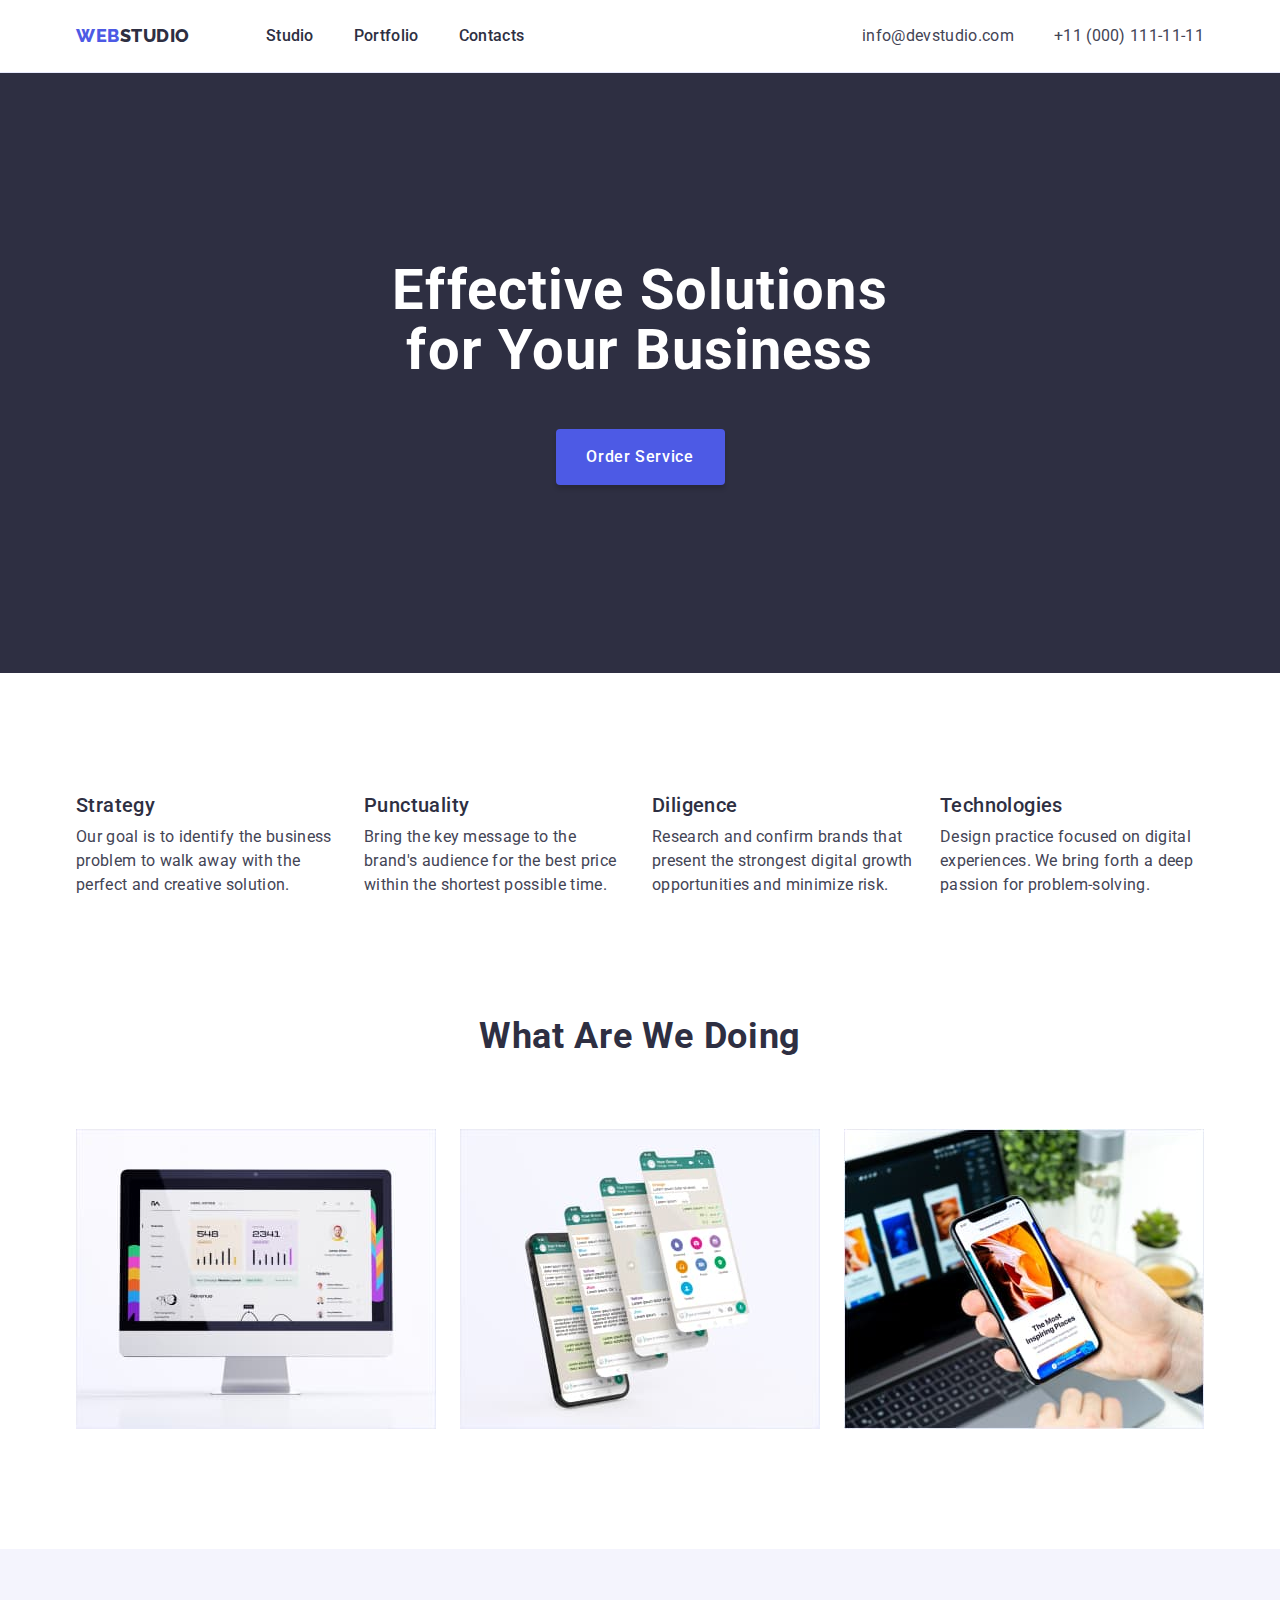
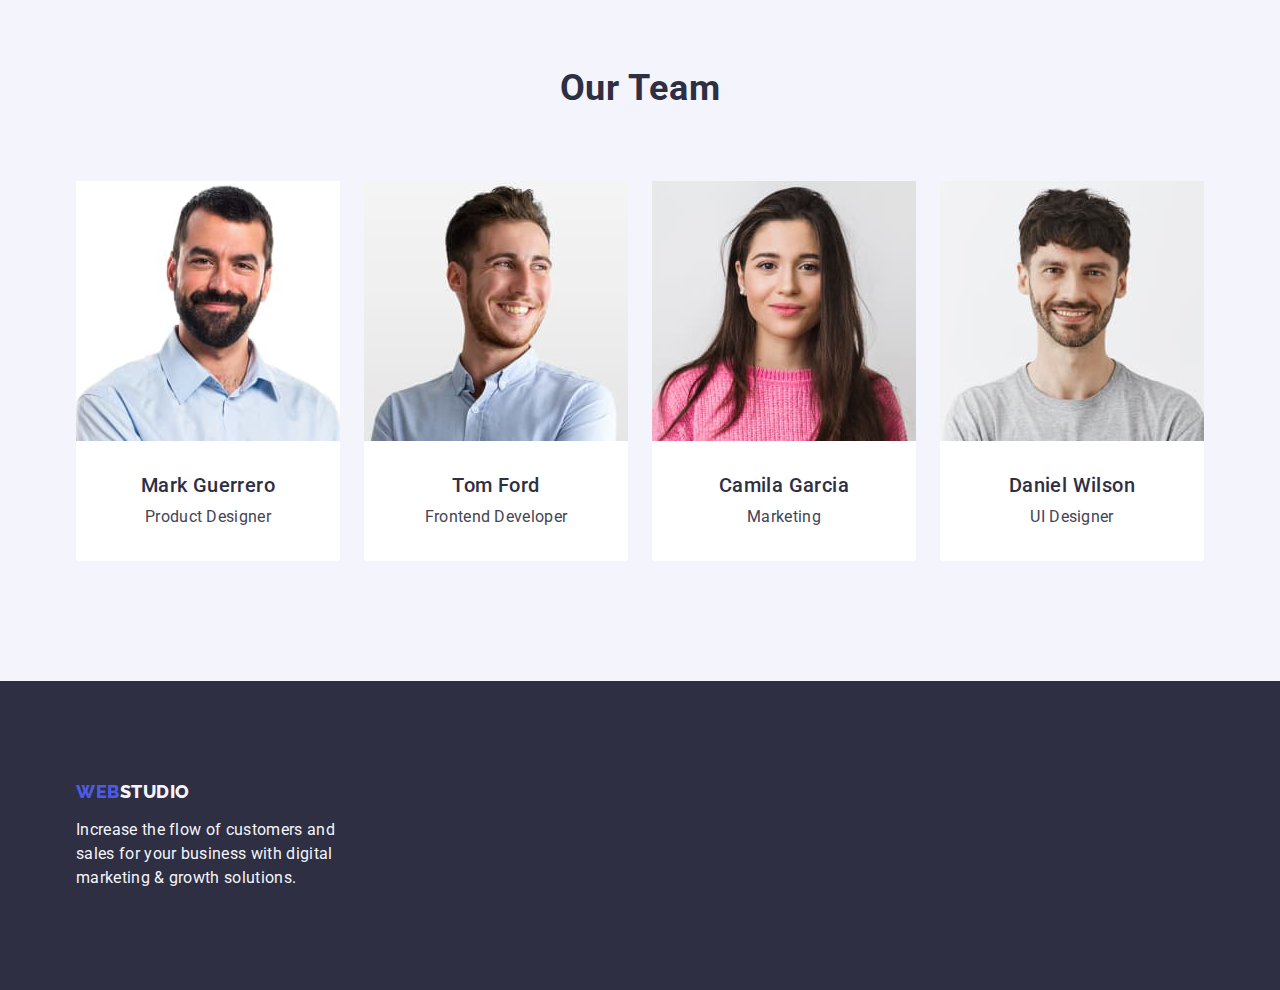
<file: index.html>
<!DOCTYPE html>
<html lang="en">
  <head>
    <meta charset="UTF-8" />
    <meta http-equiv="X-UA-Compatible" content="IE=edge" />
    <meta name="viewport" content="width=device-width, initial-scale=1.0" />
    <link rel="stylesheet" href="https://cdnjs.cloudflare.com/ajax/libs/modern-normalize/1.1.0/modern-normalize.min.css">
    <link rel="stylesheet" href="./css/styles.css" />
    <link rel="preconnect" href="https://fonts.googleapis.com" />
    <link rel="preconnect" href="https://fonts.gstatic.com" crossorigin />
    <link
      href="https://fonts.googleapis.com/css2?family=Montserrat:wght@400;700&family=Raleway:wght@800&family=Roboto:wght@400;500;700&display=swap"
      rel="stylesheet"
    />
    <title>site</title>
  </head>
  <body>
    <!--Navigation-->
    <header class="main-header">
      <div class="header-container container">
      <nav class="main-navigation">
        <a class="link-logo link" href="./index.html">Web<span class="logo-studio">Studio</span></a>
        <ul class="list-navigation list">
          <li class="list-nav"><a href="./index.html" class="list-link link">Studio</a></li>
          <li class="list-nav"><a href="./portfolio.html" class="list-link link">Portfolio</a></li>
          <li class="list-nav"><a href="" class="list-link link">Contacts</a></li>
        </ul>
      </nav>
      <address class="adress-nav">
        <ul class="adress-list list">
          <li>
            <a href="mailto:info@devstudio.com" class="adress-link list-mobile link">info@devstudio.com</a>
          </li>
          <li>
            <a href="tel:+110001111111" class="adress-link list-mail link">+11 (000) 111-11-11</a>
          </li>
        </ul>
      </address>
    </div>
    </header>
    <main>
      <!--hero images-1-->
      <section class="main-section">
        <div class="main-section-div container">
          <h1 class="main-text-head">Effective Solutions for Your Business</h1>
        <button type="button" class="button-order">Order Service</button>
        </div>
      </section>
      <!--strategy-2-->
      <section class="strategy-sec">
        <div class="strategy-block container">
        <h2 hidden class="text-hidden">hidden text</h2>
        <ul class="strategy-list list">
          <li class="strategy-list-second">
            <h3 class="strategy-head">Strategy</h3>
            <p class="strategy-head-p">
              Our goal is to identify the business problem to walk away with the
              perfect and creative solution.</p></li>
            <li class="strategy-list-second">
              <h3 class="strategy-head">Punctuality</h3>
              <p class="strategy-head-p">
              Bring the key message to the brand's audience for the best price
              within the shortest possible time.</p></li>
          <li class="strategy-list-second">
            <h3 class="strategy-head">Diligence</h3>
            <p class="strategy-head-p">
              Research and confirm brands that present the strongest digital
              growth opportunities and minimize risk.</p>
          </li>
          <li class="strategy-list-second">
            <h3 class="strategy-head">Technologies</h3>
            <p class="strategy-head-p">
              Design practice focused on digital experiences. We bring forth a
              deep passion for problem-solving.</p></li>
        </ul>
      </div>
      </section>
      <!--whatareyou-3-->
      <section class="what-are">
        <div class="div-whatareyou container">
        <h2 class="what-are-head">What are we doing</h2>
        <ul class="what-are-list list">
          <li class="what-are-list-sec">
            <img src="./images/mainpage/img1.jpg" alt="statistic" width="360" />
          </li>
          <li class="what-are-list-sec">
            <img src="./images/mainpage/img2.jpg" alt="apps" width="360" />
          </li>
          <li class="what-are-list-sec">
            <img src="./images/mainpage/img3.jpg" alt="mobile" width="360" />
          </li>
        </ul>
      </div>
      </section>
      <!--team-4-->
      <section class="team">
        <div class="team-div container">
        <h2 class="team-head">Our Team</h2>
        <ul class="team-list list">
          <li class="team-list-img">
            <img src="./images/mainpage/mark.jpg" alt="mark" width="264" />
            <div class="team-text">
            <h3 class="team-list-name">Mark Guerrero</h3>
            <p class="team-list-prof">Product Designer</p></div>
          </li>
          <li class="team-list-img">
            <img src="./images/mainpage/tom.jpg" alt="tom" width="264" />
            <div class="team-text">
            <h3 class="team-list-name">Tom Ford</h3>
            <p class="team-list-prof">Frontend Developer</p></div>
          </li>
          <li class="team-list-img">
            <img
              src="./images/mainpage/camilia.jpg" alt="camilia" width="264"/>
              <div class="team-text">
            <h3 class="team-list-name">Camila Garcia</h3>
            <p class="team-list-prof">Marketing</p></div>
          </li>
          <li class="team-list-img">
            <img src="./images/mainpage/daniel.jpg" alt="daniel" width="264"/>
            <div class="team-text">
            <h3 class="team-list-name">Daniel Wilson</h3>
            <p class="team-list-prof">UI Designer</p></div>
          </li>
        </ul>
      </div>
      </section>
    </main>
    <!--footer-->
    <footer class="footer">
      <div class="footer-main container">
      <a class="link-logo link link-logo-footer" href="./index.html"
        >Web<span class="logo-footer">Studio</span></a>
      <p class="footer-text">
        Increase the flow of customers and sales for your business with digital
        marketing & growth solutions.
      </p>
    </div>
    </footer>
    <!-- test -->

  </body>
</html>
</file>
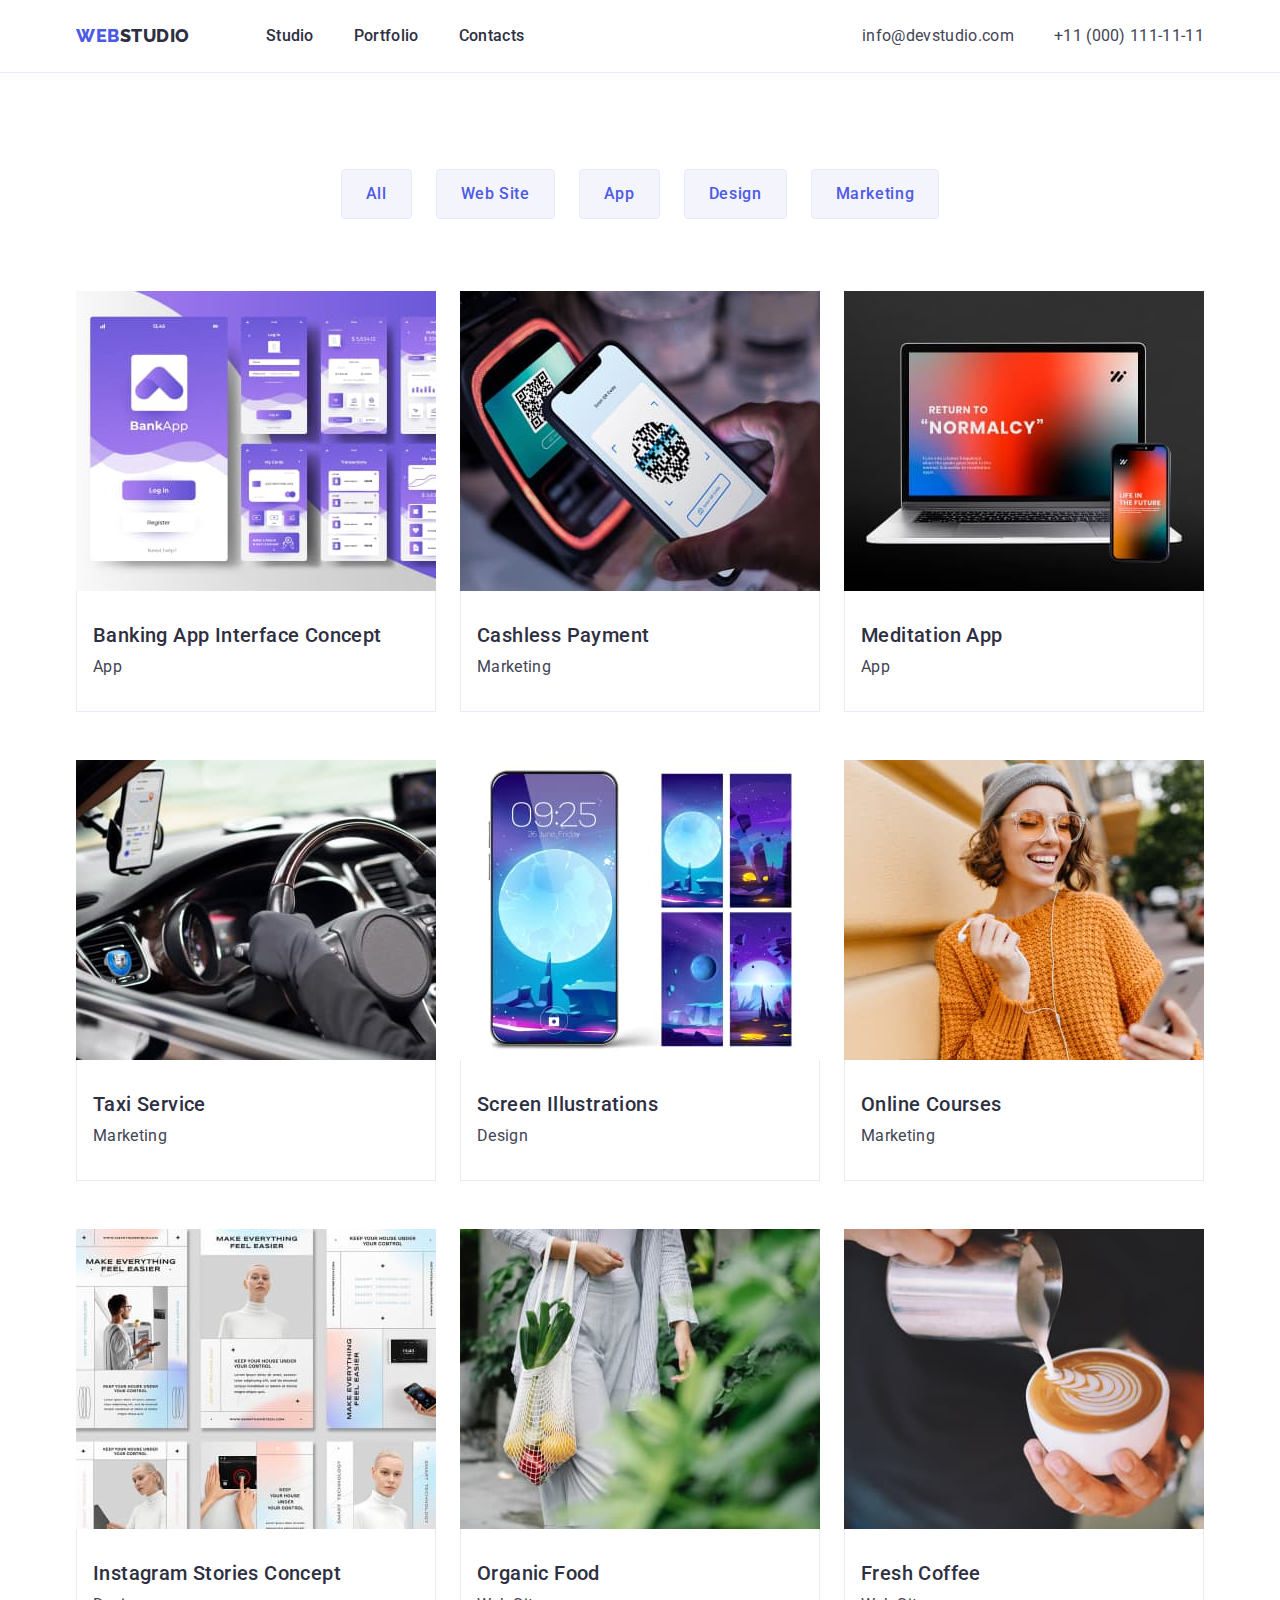
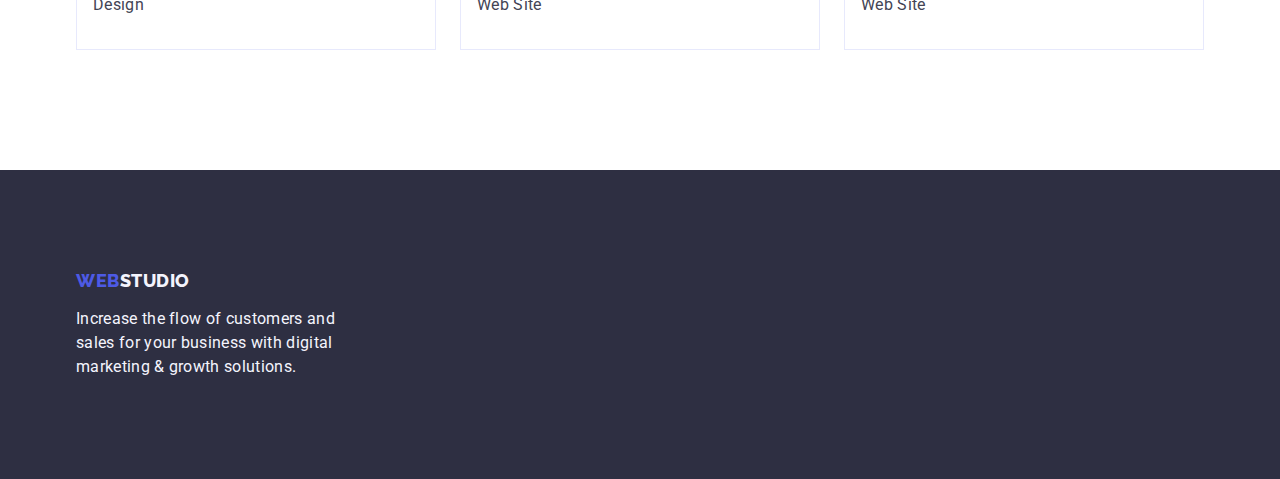
<file: portfolio.html>
<!DOCTYPE html>
<html lang="en">
  <head>
    <meta charset="UTF-8" />
    <meta http-equiv="X-UA-Compatible" content="IE=edge" />
    <meta name="viewport" content="width=device-width, initial-scale=1.0" />
    <link rel="stylesheet" href="https://cdnjs.cloudflare.com/ajax/libs/modern-normalize/1.1.0/modern-normalize.min.css">
    <link rel="stylesheet" href="./css/styles.css" />
    <link rel="preconnect" href="https://fonts.googleapis.com" />
    <link rel="preconnect" href="https://fonts.gstatic.com" crossorigin />
    <link
      href="https://fonts.googleapis.com/css2?family=Montserrat:wght@400;700&family=Raleway:wght@800&family=Roboto:wght@400;500;700&display=swap"
      rel="stylesheet"
    />
    <title>Portfolio</title>
  </head>
  <body>
    <!--Navigation-->
    <header class="main-header">
      <div class="header-container container">
      <nav class="main-navigation">
        <a class="link-logo link" href="./index.html">Web<span class="logo-studio">Studio</span></a>
        <ul class="list-navigation list">
          <li class="list-nav"><a href="./index.html" class="list-link link">Studio</a></li>
          <li class="list-nav">
            <a href="./portfolio.html" class="list-link link">Portfolio</a>
          </li>
          <li class="list-nav">
            <a href="" class="list-link link">Contacts</a>
          </li>
        </ul>
      </nav>
      <address class="adress-nav">
        <ul class="adress-list list">
          <li>
            <a href="mailto:info@devstudio.com" class="adress-link link">info@devstudio.com</a>
          </li>
          <li>
            <a href="tel:+110001111111" class="adress-link link">+11 (000) 111-11-11</a>
          </li>
        </ul>
      </address>
      </div>
    </header>
    <main>
      <!--Filter buttons-->
      <section class="portfolio-section">
        <div class="portfolio-div container">
        <h1 hidden class="port-hidden list">LOren ipsum</h1>
        <ul class="buttons-filters list">
          <li><button class="portfolio-btn" type="button">All</button></li>
          <li><button class="portfolio-btn" type="button">Web Site</button></li>
          <li><button class="portfolio-btn" type="button">App</button></li>
          <li><button class="portfolio-btn" type="button">Design</button></li>
          <li><button class="portfolio-btn" type="button">Marketing</button></li>
      </ul>
        <!--Photo main-->
        <ul class="photo-port list">
          <li class="photo-port-list">
            <a href="" class="link"><img
              src="./images/portfolio/bankapp.jpg"
              alt="baknking app"
              width="360"/>
              <div class="photo-name-tag">
            <h2 class="photo-name">Banking App Interface Concept</h2>
            <p class="photo-tag">App</p></div></a>
          </li>
          <li class="photo-port-list">
            
            <a href="" class="link"><img
              src="./images/portfolio/payment.jpg"
              alt="nfc payment"
              width="360"/>
              <div class="photo-name-tag">
            <h2 class="photo-name">Cashless Payment</h2>
            <p class="photo-tag">Marketing</p></div></a>
          </li>
          <li class="photo-port-list">
            
            <a href="" class="link"><img
              src="./images/portfolio/meditationapp.jpg"
              alt="notebook and mobile"
              width="360"/>
              <div class="photo-name-tag">
            <h2 class="photo-name">Meditation App</h2>
            <p class="photo-tag">App</p></div></a>
          </li>
          <li class="photo-port-list">
            
            <a href="" class="link"><img
              src="./images/portfolio/taxiservices.jpg"
              alt="driving auto"
              width="360"/>
              <div class="photo-name-tag">
            <h2 class="photo-name">Taxi Service</h2>
            <p class="photo-tag">Marketing</p></div></a>
          </li>
          <li class="photo-port-list">
            
            <a href="" class="link"><img
              src="./images/portfolio/screenilustration.jpg"
              alt="images in phone"
              width="360"/>
              <div class="photo-name-tag">
            <h2 class="photo-name">Screen Illustrations</h2>
            <p class="photo-tag">Design</p></div></a>
          </li>
          <li class="photo-port-list">
           <a href="" class="link"><img
            src="./images/portfolio/onlinecources.jpg"
            alt="girl and mobile phone"
            width="360"/>
            <div class="photo-name-tag">
          <h2 class="photo-name">Online Courses</h2>
          <p class="photo-tag">Marketing</p></div></a> 
          </li>
          <li class="photo-port-list">
            <a href="" class="link"><img
              src="./images/portfolio/instagramstories.jpg"
              alt="instagram pictures"
              width="360"/>
              <div class="photo-name-tag">
            <h2 class="photo-name">Instagram Stories Concept</h2>
            <p class="photo-tag">Design</p></div></a>
          </li>
          <li class="photo-port-list">
           <a href="" class="link"><img
            src="./images/portfolio/organicfood.jpg"
            alt="bag with vegetables"
            width="360"/>
            <div class="photo-name-tag">
          <h2 class="photo-name">Organic Food</h2>
          <p class="photo-tag">Web Site</p></div></a> 
          </li>
          <li class="photo-port-list">
            <a href="" class="link"><img
              src="./images/portfolio/coffie.jpg"
              alt="barista makes coffee"
              width="360"/>
              <div class="photo-name-tag">
            <h2 class="photo-name">Fresh Coffee</h2>
            <p class="photo-tag">Web Site</p></div></a>
          </li>
        </ul>
      </div>
      </section>
    </main>
    <!--footer-->
    <footer class="footer">
      <div class="footer-main container">
      <a class="link-logo link link-logo-footer" href="./index.html"
        >Web<span class="logo-footer">Studio</span></a>
      <p class="footer-text">
        Increase the flow of customers and sales for your business with digital
        marketing & growth solutions.
      </p>
    </div>
    </footer>
  </body>
</html>
</file>
<file: css/styles.css>
:root {
  --maint-font: "Roboto", sans-serif;
  --secondary-font: "Raleway", sans-serif;
  --back-color: #FFFFFF;
  --color-sec: #434455;
  --color-main:#2e2f42;
  --color-button:#4d5ae5;
  --border-button:#e7e9fc;
}
body {
  font-family: var(--maint-font);
  background-color:var(--back-color);
  color: var(--color-sec);
}
/* delete margin  */
h1,h2,h3,h4,p {
margin-top: 0;
margin-bottom: 0;}
ol,ul {
margin-top: 0;
margin-bottom: 0;
padding-left: 0;}
img {display: block;}

.container {
  width: 1158px;
  margin-left: auto;
  margin-right: auto;
  padding-left: 15px;
  padding-right: 15px}

/* navigation link */
.link-logo {
  font-family: var(--secondary-font);
  font-weight: 800;
  font-size: 18px;
  line-height: 1.17;
  display: flex;
  align-items: center;
  letter-spacing: 0.03em;
  text-transform: uppercase;
  color: #4d5ae5;
}
.link-logo {margin-right: 76px;}
.logo-studio {
  font-family: var(--secondary-font);
  font-weight: 800;
  font-size: 18px;
  line-height: 1.17;
  display: flex;
  align-items: center;
  letter-spacing: 0.03em;
  text-transform: uppercase;
  color: var(--color-main);
}
/* delete point */
.list {
  list-style: none;
}
/* delete down line */
.link {
  text-decoration: none;
}
/* style button */
button {
  cursor: pointer;
}


/* header */
.main-header {  border-bottom: 1px solid #e7e9fc;}
.main-navigation {display: flex;
align-items: center;
}

.list-navigation {
display: flex;
gap: 40px;
}


.header-container {display: flex;
  align-items: center;
}

/* list navigation */
.list-nav {display: flex;}
  .list-link { 
    font-weight: 500;
    font-size: 16px;
    line-height: 24px;
    letter-spacing: 0.02em;
    color: var(--color-main);
    padding-top: 24px;
    padding-bottom: 24px;}
    .list-link:hover,
    .list-link:focus {color: #404BBF;}
    .list-link:visited {color:#2E2F42;}
/* mobile and mail */
.adress-list {display: flex;
gap: 40px;}


.adress-nav {
  font-style:normal;
  font-weight: 400;
  font-size: 16px;
  line-height: 1.5;
  letter-spacing: 0.02em;
  color: var(--color-sec);
  margin-left: auto;
}

.adress-link {
font-weight: 400;
font-size: 16px;
line-height: 24px;
letter-spacing: 0.02em;
color: var(--color-sec);
}

.adress-link:focus,
.adress-link:hover {
  color: #404bbf;
}
/* hero page  and button*/
.main-section {
  padding: 188px 0;
  background-color: #2e2f42;
}
.main-text-head {
  font-weight: 700;
  font-size: 56px;
  line-height: 1.07;
  max-width: 496px;
  text-align: center;
  letter-spacing: 0.02em;
  color: #ffffff;
  margin-left: auto;
  margin-right: auto;
  margin-bottom: 48px;
}
.button-order {
  display: block;
  font-family: var(--maint-font);
  min-width: 169px;
  min-height: 56px;
  left: 636px;
  top: 428px;
  background: #4d5ae5;
  box-shadow: 0px 4px 4px rgba(0, 0, 0, 0.15);
  border: none;
  border-radius: 4px;
  /* text in  button */
  font-weight: 500;
  font-size: 16px;
  line-height: 24px;
  align-items: center;
  letter-spacing: 0.04em;
  color: #ffffff;
  margin-left: auto;
  margin-right: auto;
}
  
/* background button */
.button-order:hover,
.button-order:focus {
  background-color: #404BBF;
}

/* strategy 2 */
.strategy-sec {
  padding-top: 120px;
  padding-bottom: 120px;}
.strategy-head {
  font-style: normal;
  font-weight: 500;
  font-size: 20px;
  line-height: 24px;
  letter-spacing: 0.02em;
  color: #2e2f42;
  margin-bottom: 8px;
  
}
.strategy-head-p {
  font-weight: 400;
  font-size: 16px;
  line-height: 24px;
  letter-spacing: 0.02em;
  color: #434455;
}
.strategy-list {
  display: flex;
  gap: 24px;}
  .strategy-list-second {
    width: calc((100% - 72px) / 4);}

/* what are you */
.what-are-head {
  font-weight: 700;
  font-size: 36px;
  line-height: 1.11;
  text-align: center;
  letter-spacing: 0.02em;
  text-transform: capitalize;
  color: #2e2f42;
  margin-bottom: 72px;}
.what-are-list {
  display: flex;
  gap: 24px;}
.what-are-list-sec {
  width: calc((100%-48px)/3);
}
.what-are {padding-bottom: 120px;}
/* .div-whatareyou {padding-bottom: 120px;} */

/* team section */
.team {
  background-color: #f4f4fd;
  padding-top: 120px;
  padding-bottom: 120px;
}
.team-list {display: flex;
gap: 24px;}

.team-text {
  padding: 32px 16px;
}

.team-head {
  font-weight: 700;
  font-size: 36px;
  line-height: 1.11;
  text-align: center;
  letter-spacing: 0.02em;
  text-transform: capitalize;
  color: #2e2f42;
  margin-bottom: 72px;
}
/* team list */
.team-list-name {
  font-weight: 500;
  font-size: 20px;
  line-height: 24px;
  letter-spacing: 0.02em;
  color: #2e2f42;
  text-align: center;
  margin-bottom: 8px;
}
.team-list-img {
  background-color: #FFFFFF;
  width: calc((100% - 72px) / 4);
  border-radius: 0px 0px 4px 4px;
}

/* team list profession (p) */
.team-list-prof {
  font-weight: 400;
  font-size: 16px;
  line-height: 24px;
  letter-spacing: 0.02em;
  color: #434455;
  text-align: center;
}
/* footer logo and text */
.link-logo-footer {display: inline-block;}
.footer {
  background-color: #2e2f42;
  padding-top: 100px;
  padding-bottom: 100px;
}
.logo-footer {
  font-weight: 800;
  font-size: 18px;
  line-height: 21px;
  
  align-items: center;
  letter-spacing: 0.03em;
  text-transform: uppercase;
  color: #f4f4fd;
}
.footer-text {
  max-width: 264px;
  font-weight: 400;
  font-size: 16px;
  line-height: 24px;
  letter-spacing: 0.02em;
  color: #f4f4fd;
}

.link-logo-footer {
margin-bottom: 16px;
margin-right: 0;}

/* PORTFOLIO CSS */
/* PORTFOLIO CSS */
/* PORTFOLIO CSS */

/* Filter buttons */
.portfolio-btn{
  font-family: var(--maint-font);
  font-style: normal;
  font-weight: 500;
  font-size: 16px;
  line-height: 24px;
  display: flex;
  align-items: center;
  text-align: center;
  letter-spacing: 0.04em;
  color: var(--color-button);
  border:1px solid var(--border-button);
  background: #f4f4fd;
  
  border-radius: 4px;
  cursor: pointer;
  padding: 12px 24px;
}
.portfolio-btn:focus,
.portfolio-btn:hover
{ background-color: #404BBF;
color: #FFFFFF;
border: 1px solid transparent;
box-shadow: 0px 3px 1px rgba(0, 0, 0, 0.1), 0px 2px 1px rgba(0, 0, 0, 0.08),
    0px 2px 2px rgba(0, 0, 0, 0.12);}
/* photo list */
.photo-name {
  font-weight: 500;
  font-size: 20px;
  line-height: 24px;
  letter-spacing: 0.02em;
  color: #2e2f42;
}
.photo-tag {
  font-weight: 400;
  font-size: 16px;
  line-height: 24px;
  letter-spacing: 0.02em;
  color: #434455;
}
.portfolio-section {padding-top: 96px;
padding-bottom: 120px;}

.buttons-filters {display: flex;
justify-content: center;
gap: 24px;
margin-bottom: 72px;}
/* photo main  */
.photo-port {display: flex;
flex-wrap: wrap;
gap: 48px 24px;}

.photo-port-list {width: calc((100% - 48px) / 3);}

.photo-name-tag {padding: 32px 16px;
  border: 1px solid #e7e9fc;
  border-top: none;
}
.photo-name {margin-bottom: 8px;}
</file>
